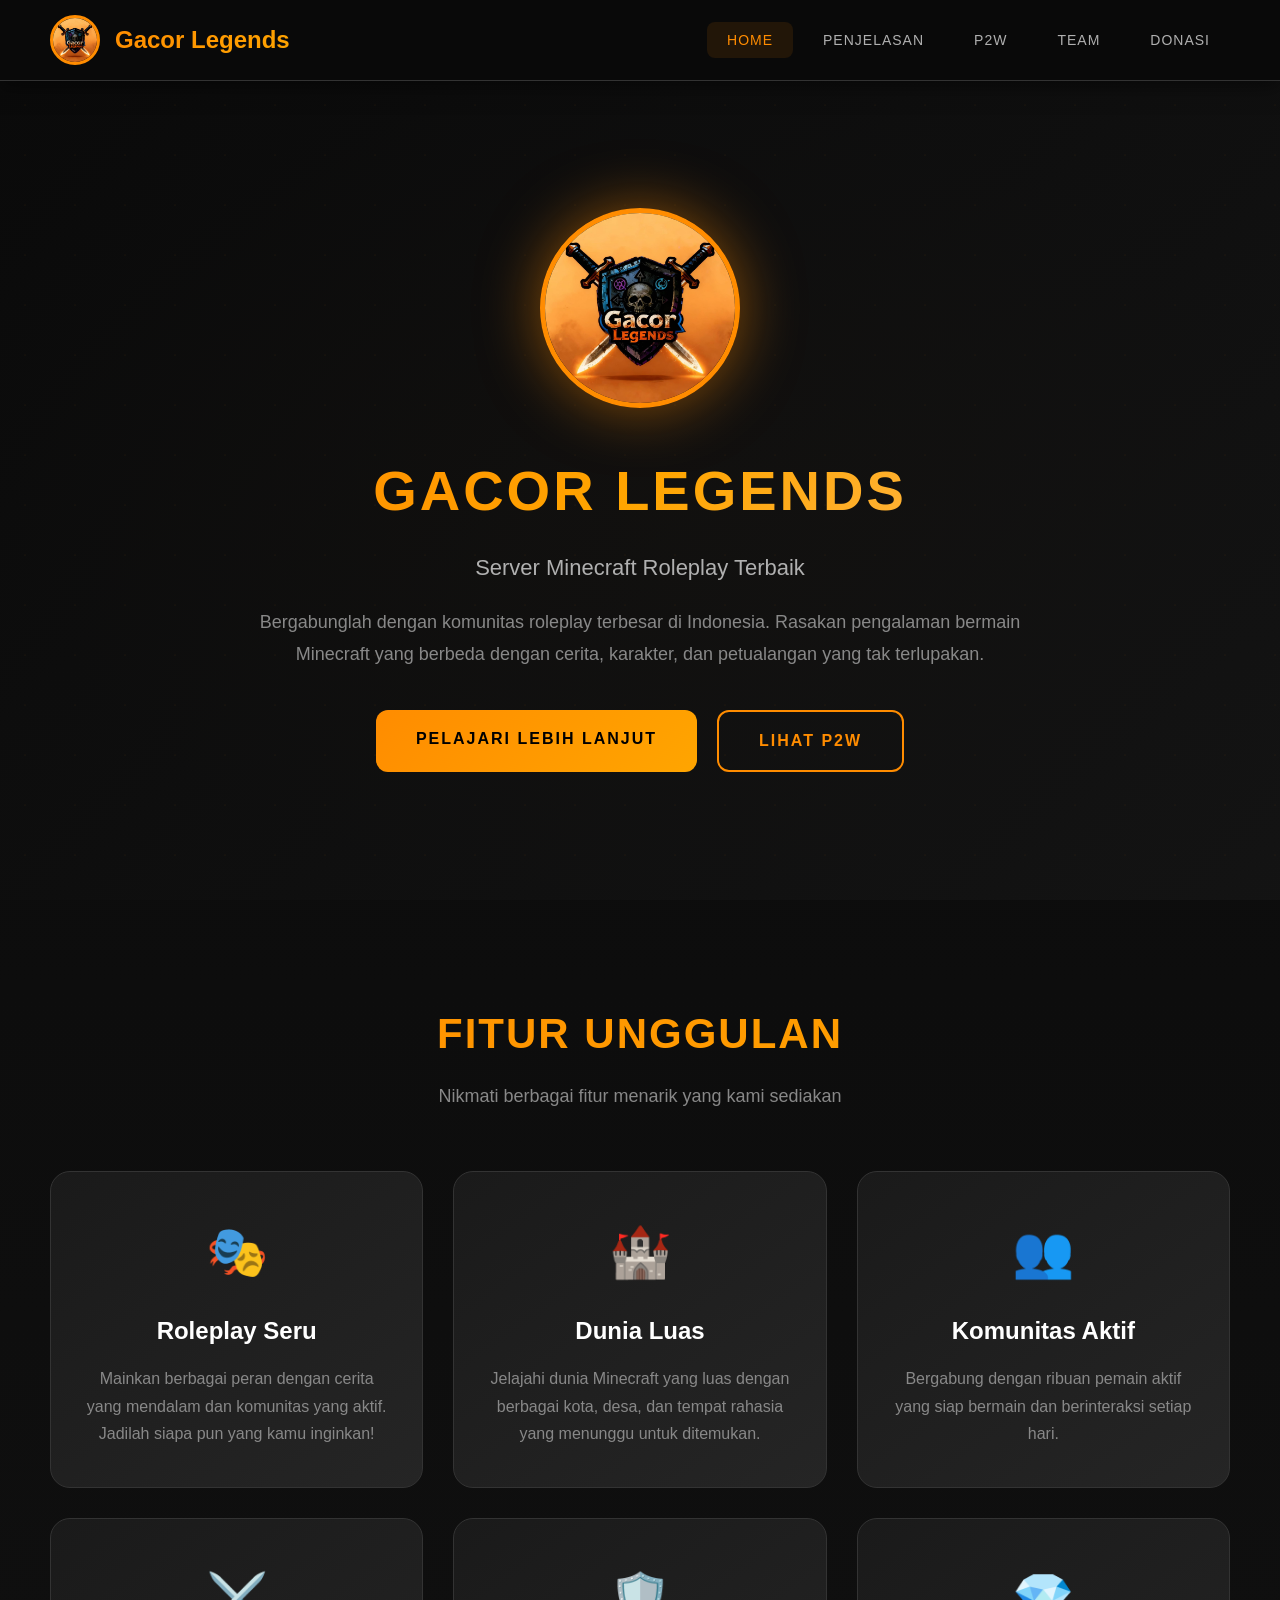
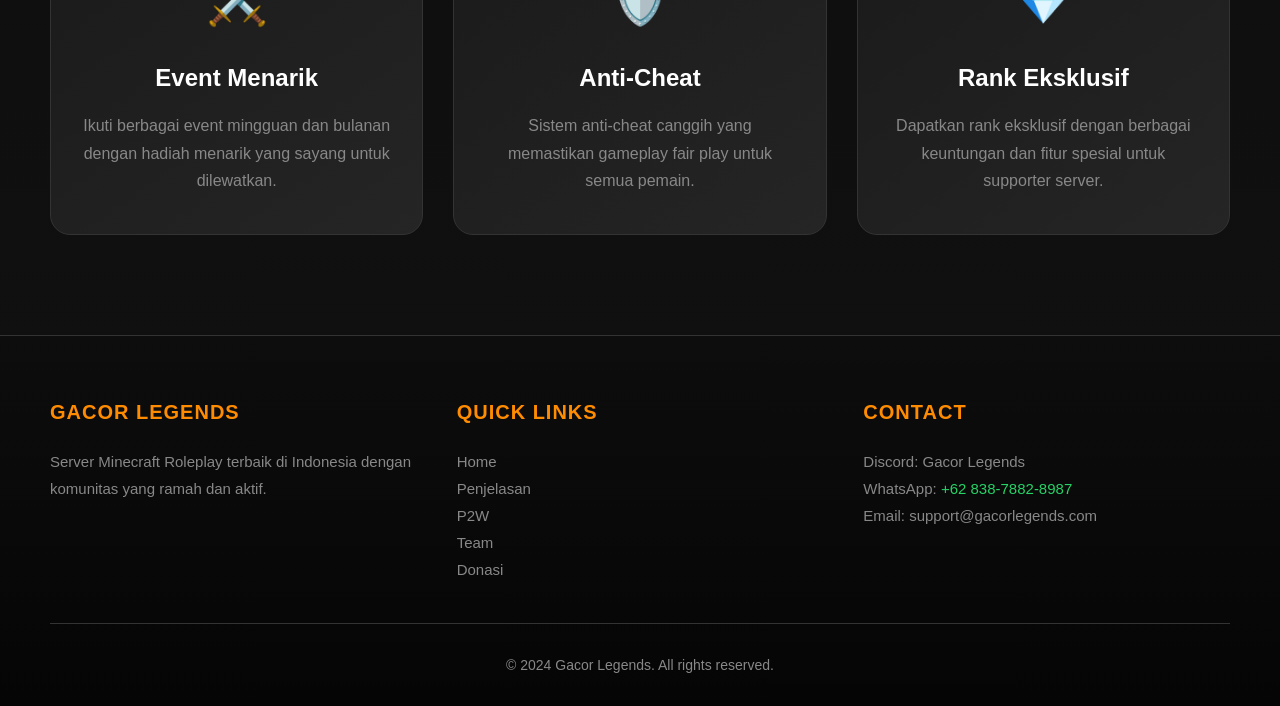
<file: index.html>
<!DOCTYPE html>
<html lang="id">
<head>
    <meta charset="UTF-8">
    <meta name="viewport" content="width=device-width, initial-scale=1.0">
    <title>Gacor Legends</title>
    <script>window.location.href = 'home.html';</script>
</head>
<body>
    <p>Mengalihkan... <a href="home.html">klik di sini</a></p>
</body>
</html>
</file>
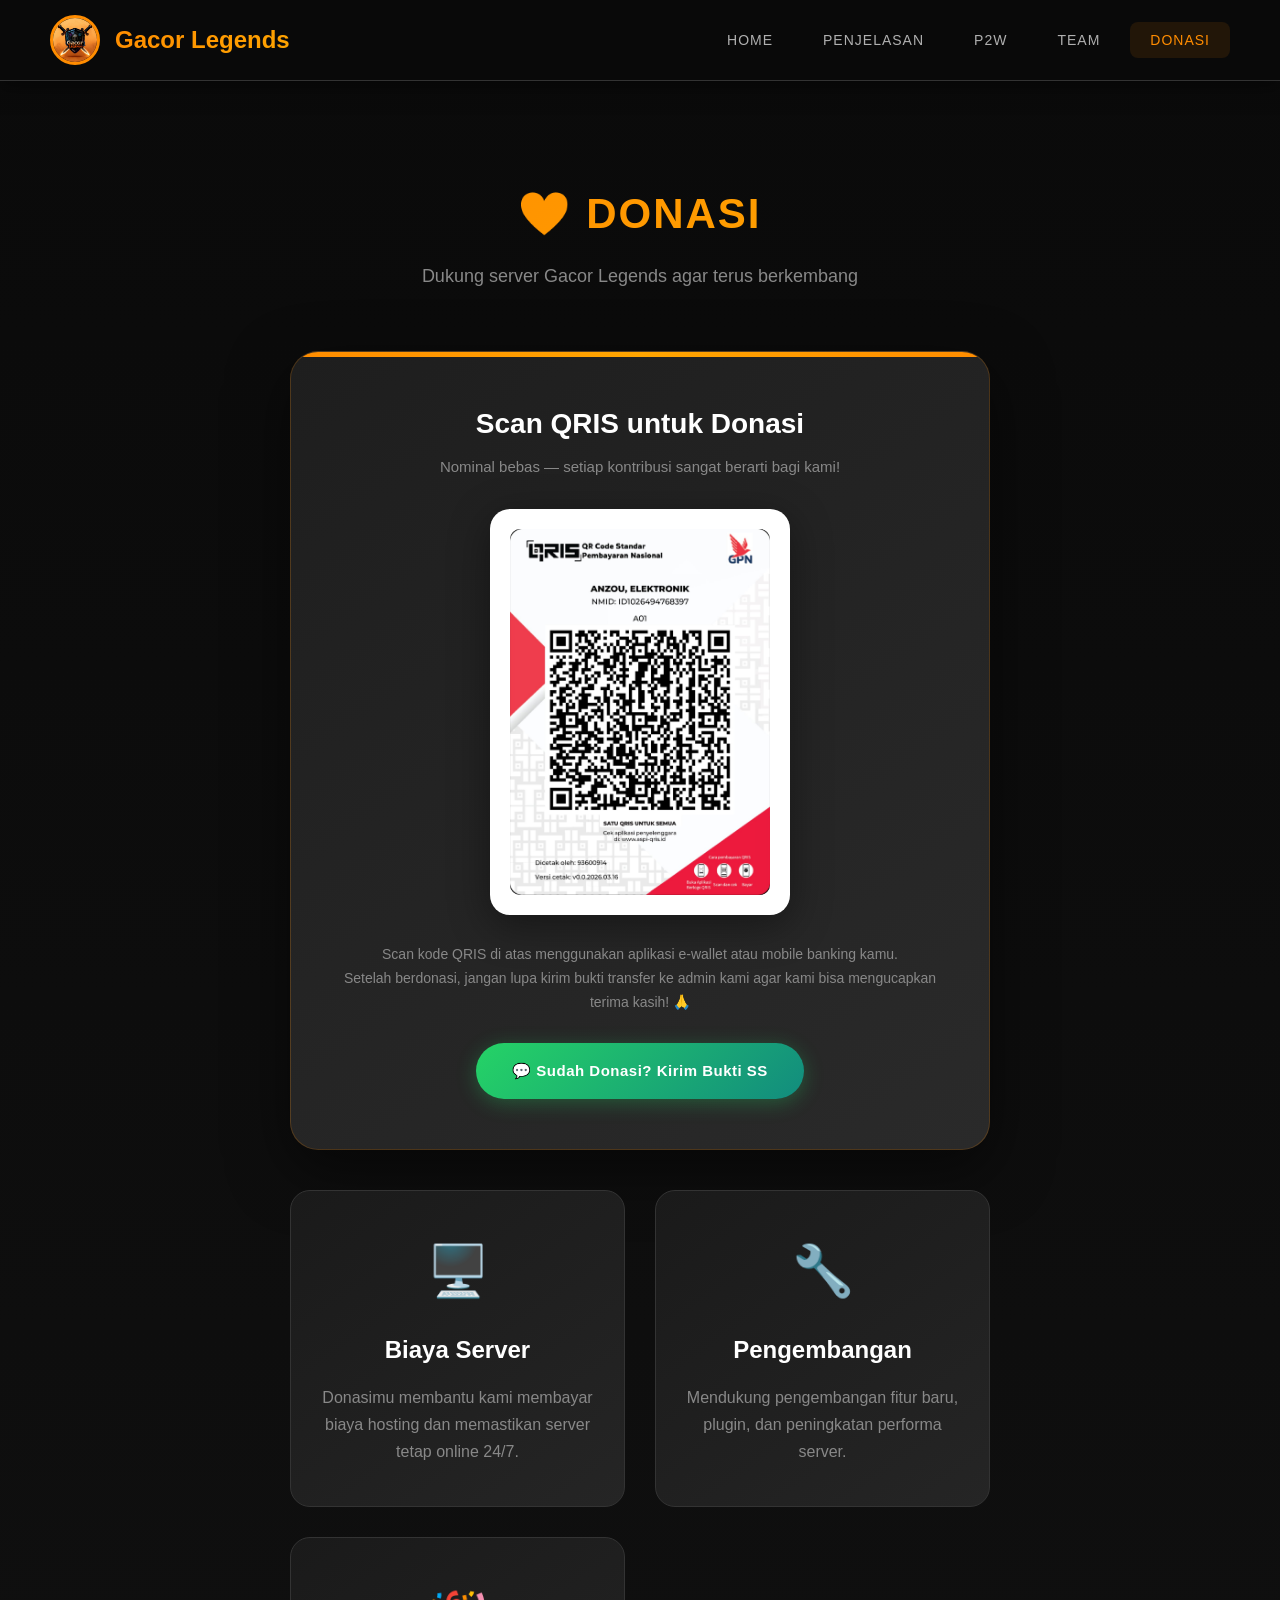
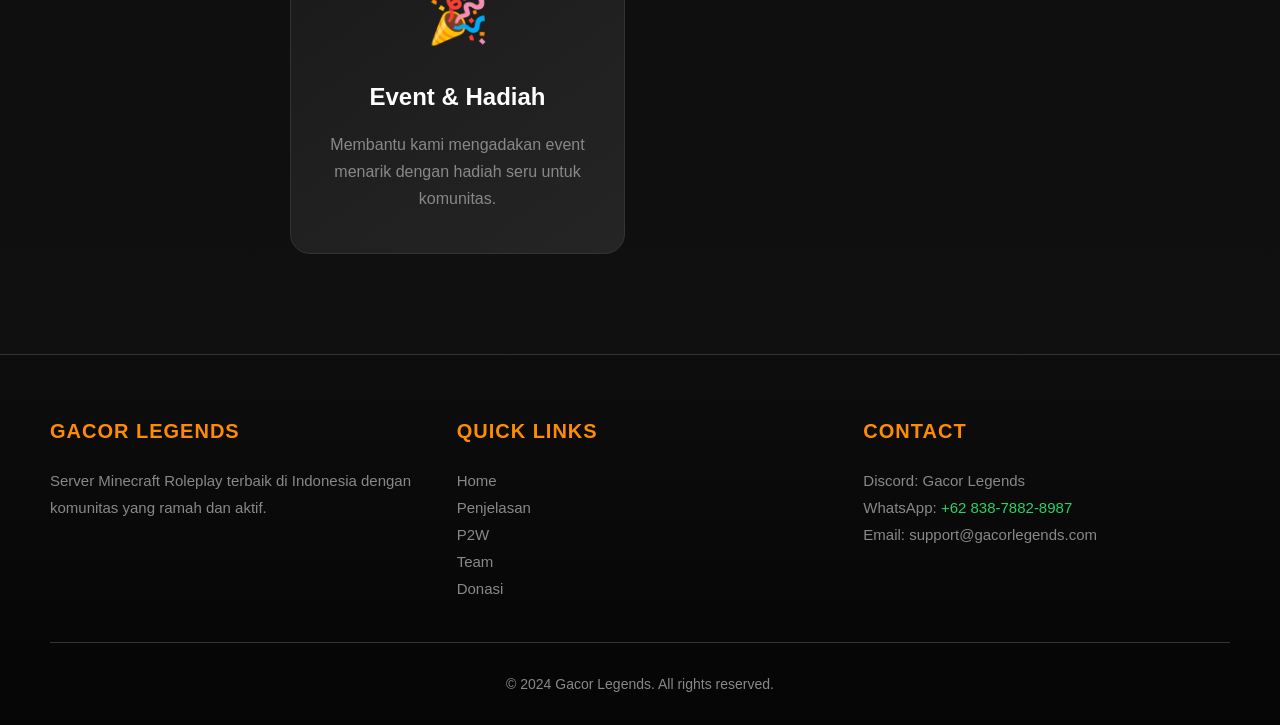
<file: donasi.html>
<!DOCTYPE html>
<html lang="id">
<head>
    <meta charset="UTF-8">
    <meta name="viewport" content="width=device-width, initial-scale=1.0">
    <title>Donasi - Gacor Legends</title>
    <link rel="stylesheet" href="style.css">
</head>
<body>
    <nav class="navbar">
        <div class="nav-container">
            <a href="home.html" class="nav-logo">
                <img src="server (2).jpeg" alt="Gacor Legends">
                <span>Gacor Legends</span>
            </a>
            <ul class="nav-links">
                <li><a href="home.html">Home</a></li>
                <li><a href="penjelasan.html">Penjelasan</a></li>
                <li><a href="p2w.html">P2W</a></li>
                <li><a href="team.html">Team</a></li>
                <li><a href="donasi.html" class="active">Donasi</a></li>
            </ul>
            <button class="hamburger" id="hamburger" aria-label="Toggle menu">
                <span></span><span></span><span></span>
            </button>
        </div>
    </nav>

    <div class="mobile-menu" id="mobileMenu">
        <a href="home.html">🏠 Home</a>
        <a href="penjelasan.html">📜 Penjelasan</a>
        <a href="p2w.html">💎 P2W</a>
        <a href="team.html">👥 Team</a>
        <a href="donasi.html" class="active">❤️ Donasi</a>
    </div>

    <main class="main-content">
        <section class="donasi-section">
            <div class="section-header">
                <h2>❤️ Donasi</h2>
                <p>Dukung server Gacor Legends agar terus berkembang</p>
            </div>

            <div class="donasi-card">
                <h3>Scan QRIS untuk Donasi</h3>
                <p class="sub">Nominal bebas — setiap kontribusi sangat berarti bagi kami!</p>

                <div class="qris-display-wrap">
                    <!-- Ganti src dengan path foto QRIS kamu -->
                    <img src="qris.png" alt="QRIS Donasi Gacor Legends">
                </div>

                <p class="donasi-note">
                    Scan kode QRIS di atas menggunakan aplikasi e-wallet atau mobile banking kamu.<br>
                    Setelah berdonasi, jangan lupa kirim bukti transfer ke admin kami agar kami bisa mengucapkan terima kasih! 🙏
                </p>

                <a href="https://wa.me/6283878828987?text=Halo%20admin%2C%20saya%20sudah%20berdonasi%20untuk%20Gacor%20Legends!%20Berikut%20bukti%20donasi%20saya." 
                   target="_blank" class="btn-donasi-kirim">
                    💬 Sudah Donasi? Kirim Bukti SS
                </a>
            </div>

            <div class="features-grid">
                <div class="feature-card">
                    <div class="feature-icon">🖥️</div>
                    <h3>Biaya Server</h3>
                    <p>Donasimu membantu kami membayar biaya hosting dan memastikan server tetap online 24/7.</p>
                </div>
                <div class="feature-card">
                    <div class="feature-icon">🔧</div>
                    <h3>Pengembangan</h3>
                    <p>Mendukung pengembangan fitur baru, plugin, dan peningkatan performa server.</p>
                </div>
                <div class="feature-card">
                    <div class="feature-icon">🎉</div>
                    <h3>Event & Hadiah</h3>
                    <p>Membantu kami mengadakan event menarik dengan hadiah seru untuk komunitas.</p>
                </div>
            </div>
        </section>
    </main>

    <footer class="footer">
        <div class="footer-content">
            <div class="footer-section">
                <h4>Gacor Legends</h4>
                <p>Server Minecraft Roleplay terbaik di Indonesia dengan komunitas yang ramah dan aktif.</p>
            </div>
            <div class="footer-section">
                <h4>Quick Links</h4>
                <p><a href="home.html">Home</a></p>
                <p><a href="penjelasan.html">Penjelasan</a></p>
                <p><a href="p2w.html">P2W</a></p>
                <p><a href="team.html">Team</a></p>
                <p><a href="donasi.html">Donasi</a></p>
            </div>
            <div class="footer-section">
                <h4>Contact</h4>
                <p>Discord: Gacor Legends</p>
                <p>WhatsApp: <a href="https://wa.me/6283878828987" target="_blank" style="color:#25D366;">+62 838-7882-8987</a></p>
                <p>Email: support@gacorlegends.com</p>
            </div>
        </div>
        <div class="footer-bottom">
            <p>&copy; 2024 Gacor Legends. All rights reserved.</p>
        </div>
    </footer>

    <script src="script.js"></script>
    <script>
        const hamburger = document.getElementById('hamburger');
        const mobileMenu = document.getElementById('mobileMenu');
        hamburger.addEventListener('click', function() {
            hamburger.classList.toggle('open');
            mobileMenu.classList.toggle('open');
        });
        mobileMenu.querySelectorAll('a').forEach(link => {
            link.addEventListener('click', () => {
                hamburger.classList.remove('open');
                mobileMenu.classList.remove('open');
            });
        });
        document.addEventListener('click', function(e) {
            if (!hamburger.contains(e.target) && !mobileMenu.contains(e.target)) {
                hamburger.classList.remove('open');
                mobileMenu.classList.remove('open');
            }
        });
    </script>
</body>
</html>
</file>
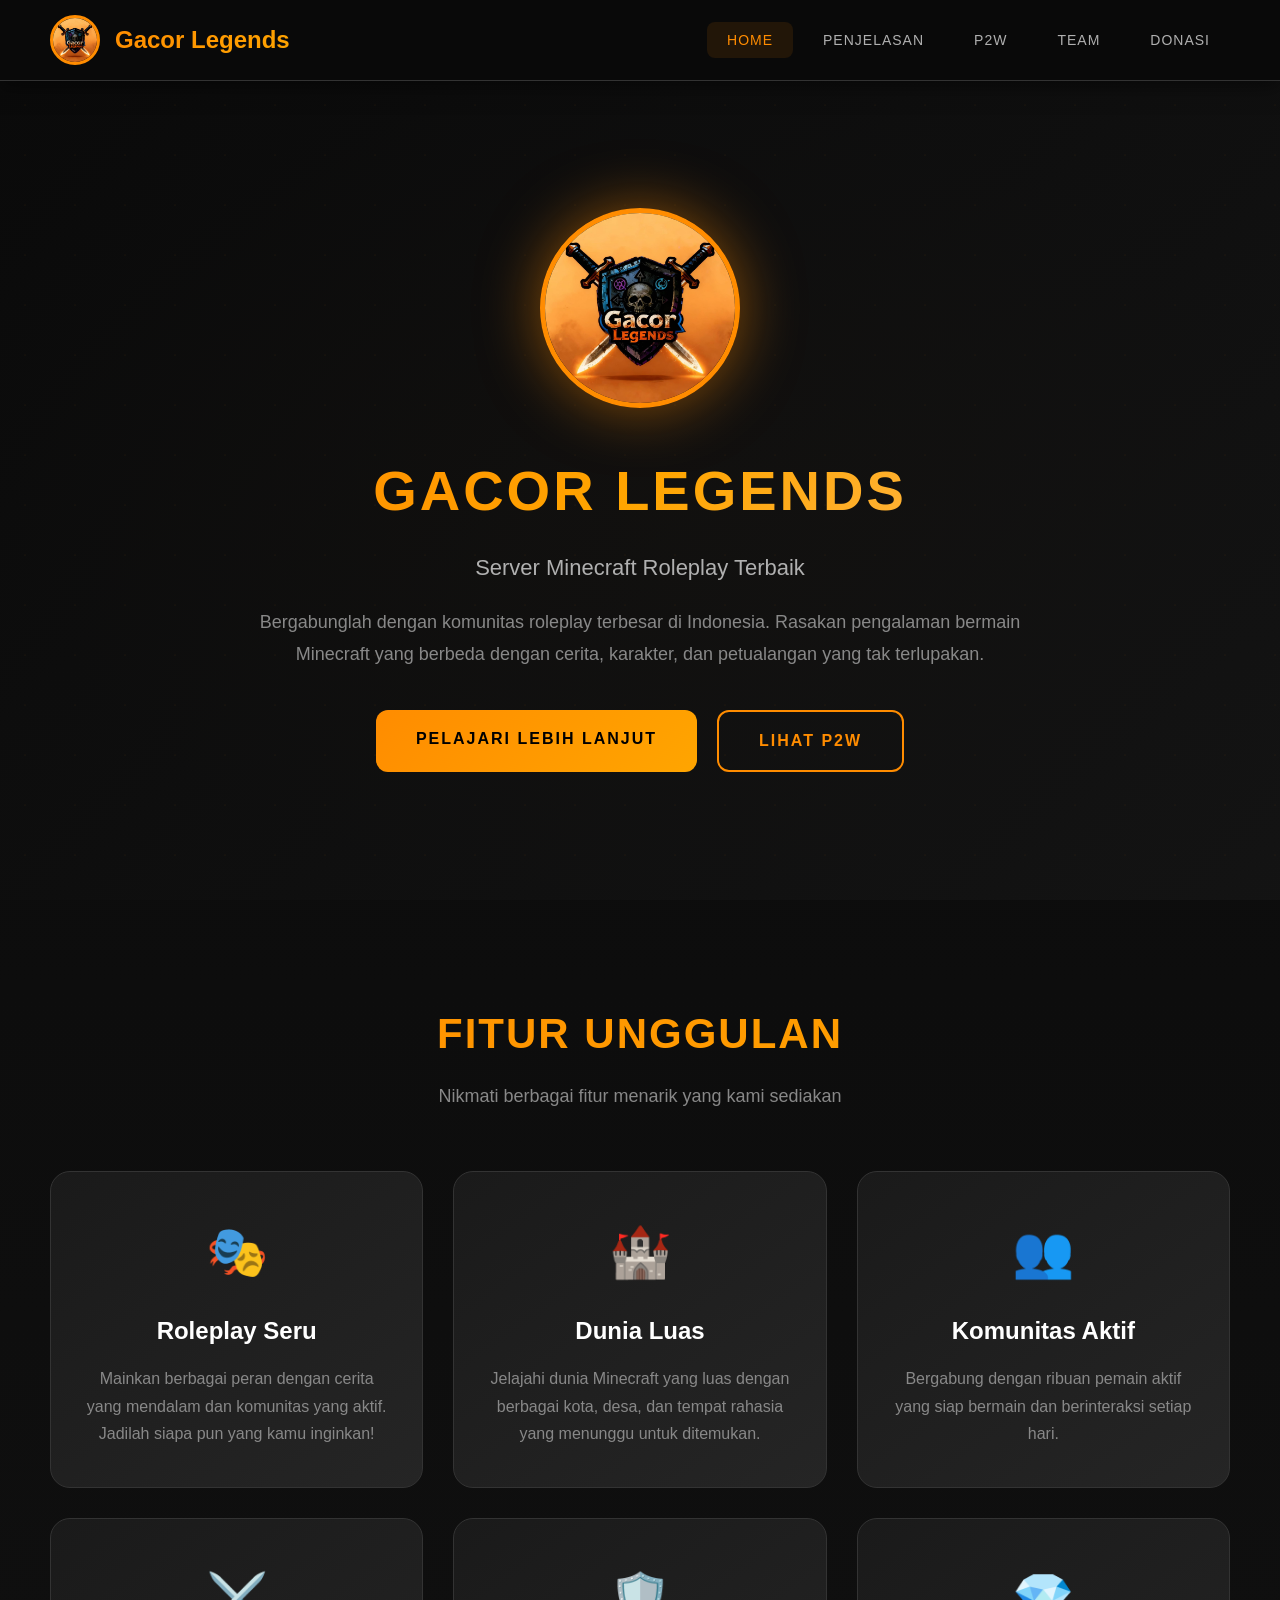
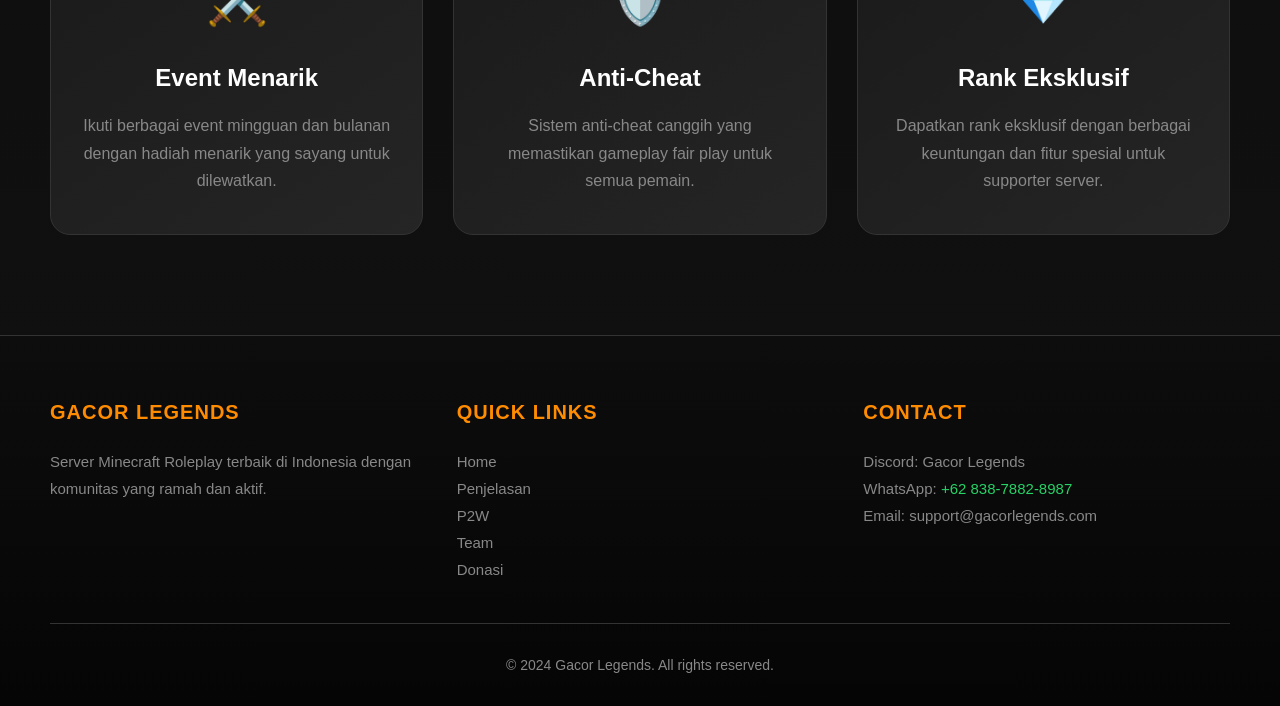
<file: home.html>
<!DOCTYPE html>
<html lang="id">
<head>
    <meta charset="UTF-8">
    <meta name="viewport" content="width=device-width, initial-scale=1.0">
    <title>Home - Gacor Legends</title>
    <link rel="stylesheet" href="style.css">
</head>
<body>
    <nav class="navbar">
        <div class="nav-container">
            <a href="home.html" class="nav-logo">
                <img src="server (2).jpeg" alt="Gacor Legends">
                <span>Gacor Legends</span>
            </a>
            <ul class="nav-links">
                <li><a href="home.html" class="active">Home</a></li>
                <li><a href="penjelasan.html">Penjelasan</a></li>
                <li><a href="p2w.html">P2W</a></li>
                <li><a href="team.html">Team</a></li>
                <li><a href="donasi.html">Donasi</a></li>
            </ul>
            <button class="hamburger" id="hamburger" aria-label="Toggle menu">
                <span></span><span></span><span></span>
            </button>
        </div>
    </nav>

    <div class="mobile-menu" id="mobileMenu">
        <a href="home.html" class="active">🏠 Home</a>
        <a href="penjelasan.html">📜 Penjelasan</a>
        <a href="p2w.html">💎 P2W</a>
        <a href="team.html">👥 Team</a>
        <a href="donasi.html">❤️ Donasi</a>
    </div>

    <main class="main-content">
        <section class="hero">
            <div class="hero-content">
                <img src="server (2).jpeg" alt="Gacor Legends Logo" class="hero-logo">
                <h1>Gacor Legends</h1>
                <p class="tagline">Server Minecraft Roleplay Terbaik</p>
                <p class="description">
                    Bergabunglah dengan komunitas roleplay terbesar di Indonesia. 
                    Rasakan pengalaman bermain Minecraft yang berbeda dengan cerita, 
                    karakter, dan petualangan yang tak terlupakan.
                </p>
                <div class="hero-buttons">
                    <a href="penjelasan.html" class="btn-primary">Pelajari Lebih Lanjut</a>
                    <a href="p2w.html" class="btn-secondary">Lihat P2W</a>
                </div>
            </div>
        </section>

        <section class="section">
            <div class="section-header">
                <h2>Fitur Unggulan</h2>
                <p>Nikmati berbagai fitur menarik yang kami sediakan</p>
            </div>
            <div class="features-grid">
                <div class="feature-card">
                    <div class="feature-icon">🎭</div>
                    <h3>Roleplay Seru</h3>
                    <p>Mainkan berbagai peran dengan cerita yang mendalam dan komunitas yang aktif. Jadilah siapa pun yang kamu inginkan!</p>
                </div>
                <div class="feature-card">
                    <div class="feature-icon">🏰</div>
                    <h3>Dunia Luas</h3>
                    <p>Jelajahi dunia Minecraft yang luas dengan berbagai kota, desa, dan tempat rahasia yang menunggu untuk ditemukan.</p>
                </div>
                <div class="feature-card">
                    <div class="feature-icon">👥</div>
                    <h3>Komunitas Aktif</h3>
                    <p>Bergabung dengan ribuan pemain aktif yang siap bermain dan berinteraksi setiap hari.</p>
                </div>
                <div class="feature-card">
                    <div class="feature-icon">⚔️</div>
                    <h3>Event Menarik</h3>
                    <p>Ikuti berbagai event mingguan dan bulanan dengan hadiah menarik yang sayang untuk dilewatkan.</p>
                </div>
                <div class="feature-card">
                    <div class="feature-icon">🛡️</div>
                    <h3>Anti-Cheat</h3>
                    <p>Sistem anti-cheat canggih yang memastikan gameplay fair play untuk semua pemain.</p>
                </div>
                <div class="feature-card">
                    <div class="feature-icon">💎</div>
                    <h3>Rank Eksklusif</h3>
                    <p>Dapatkan rank eksklusif dengan berbagai keuntungan dan fitur spesial untuk supporter server.</p>
                </div>
            </div>
        </section>
    </main>

    <footer class="footer">
        <div class="footer-content">
            <div class="footer-section">
                <h4>Gacor Legends</h4>
                <p>Server Minecraft Roleplay terbaik di Indonesia dengan komunitas yang ramah dan aktif.</p>
            </div>
            <div class="footer-section">
                <h4>Quick Links</h4>
                <p><a href="home.html">Home</a></p>
                <p><a href="penjelasan.html">Penjelasan</a></p>
                <p><a href="p2w.html">P2W</a></p>
                <p><a href="team.html">Team</a></p>
                <p><a href="donasi.html">Donasi</a></p>
            </div>
            <div class="footer-section">
                <h4>Contact</h4>
                <p>Discord: Gacor Legends</p>
                <p>WhatsApp: <a href="https://wa.me/6283878828987" target="_blank" style="color:#25D366;">+62 838-7882-8987</a></p>
                <p>Email: support@gacorlegends.com</p>
            </div>
        </div>
        <div class="footer-bottom">
            <p>&copy; 2024 Gacor Legends. All rights reserved.</p>
        </div>
    </footer>

    <script src="script.js"></script>
    <script>
        const hamburger = document.getElementById('hamburger');
        const mobileMenu = document.getElementById('mobileMenu');
        hamburger.addEventListener('click', function() {
            hamburger.classList.toggle('open');
            mobileMenu.classList.toggle('open');
        });
        mobileMenu.querySelectorAll('a').forEach(link => {
            link.addEventListener('click', () => {
                hamburger.classList.remove('open');
                mobileMenu.classList.remove('open');
            });
        });
        document.addEventListener('click', function(e) {
            if (!hamburger.contains(e.target) && !mobileMenu.contains(e.target)) {
                hamburger.classList.remove('open');
                mobileMenu.classList.remove('open');
            }
        });
    </script>
</body>
</html>
</file>
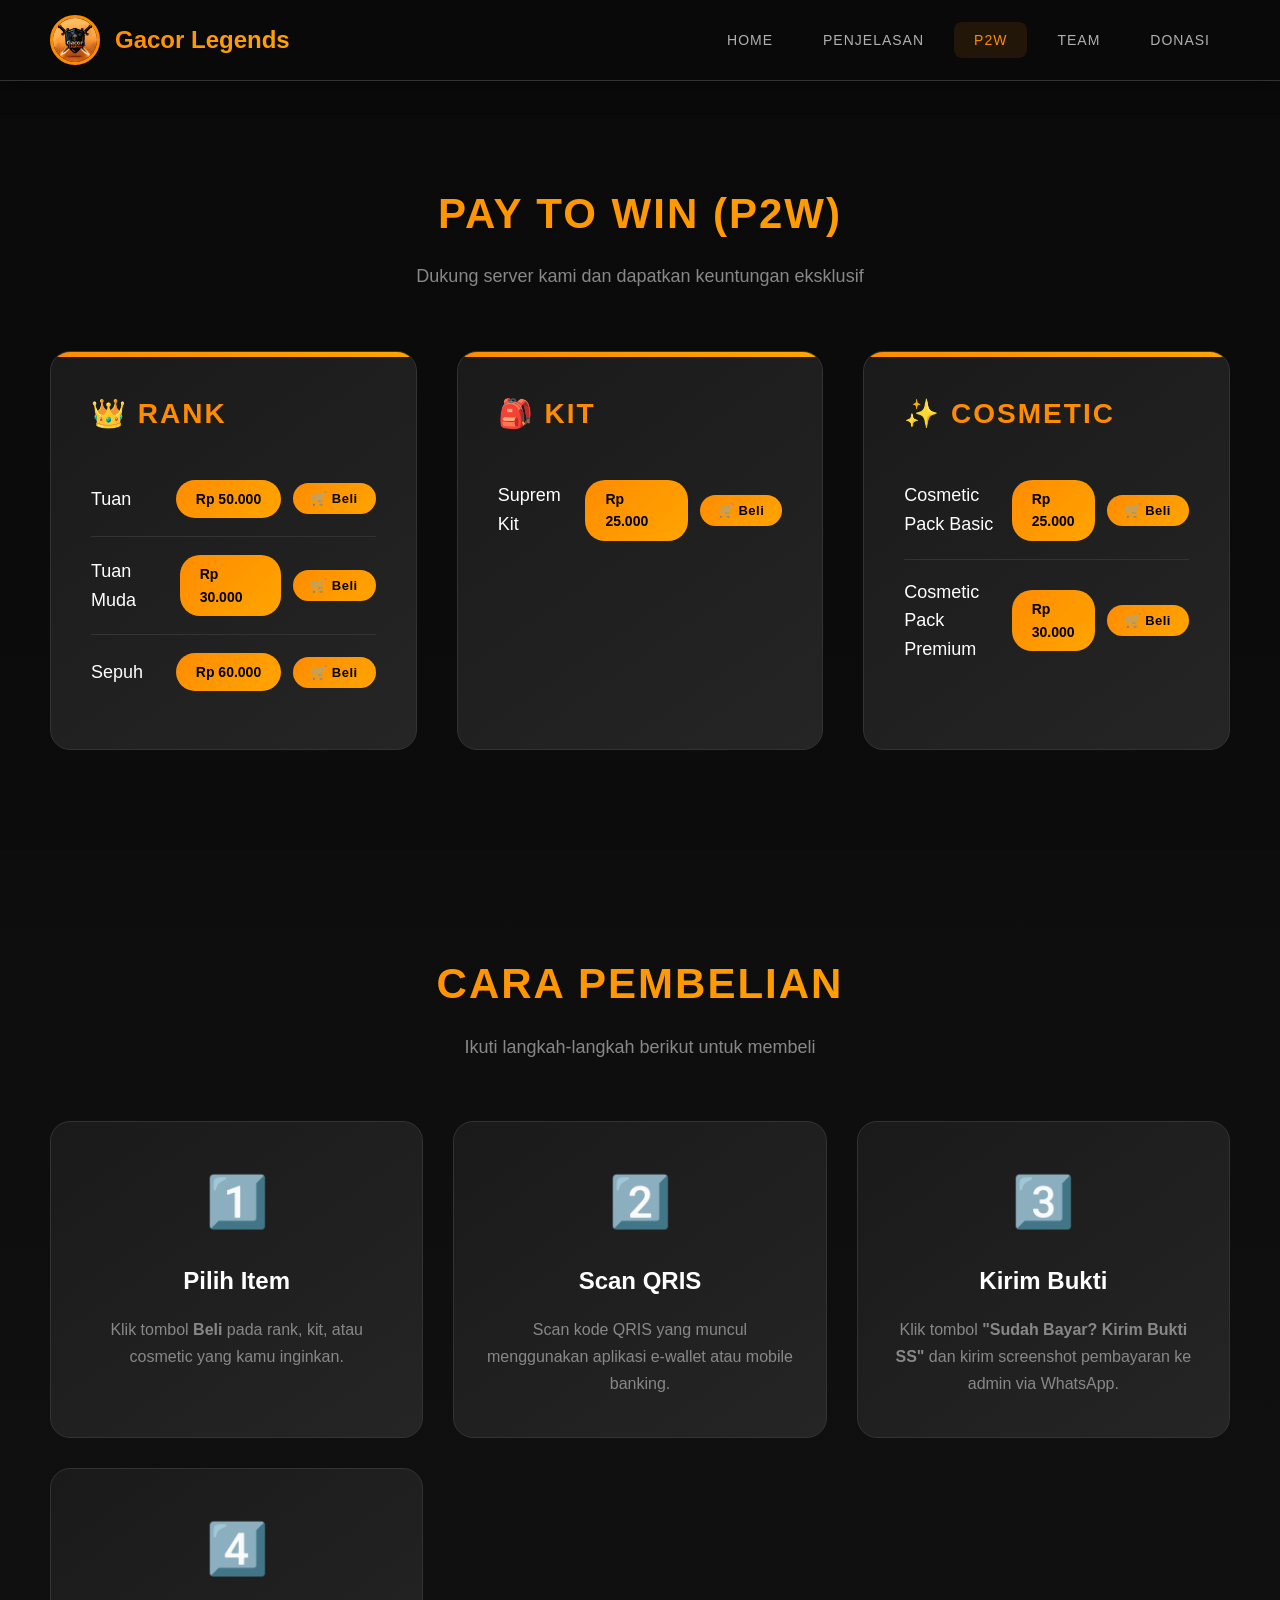
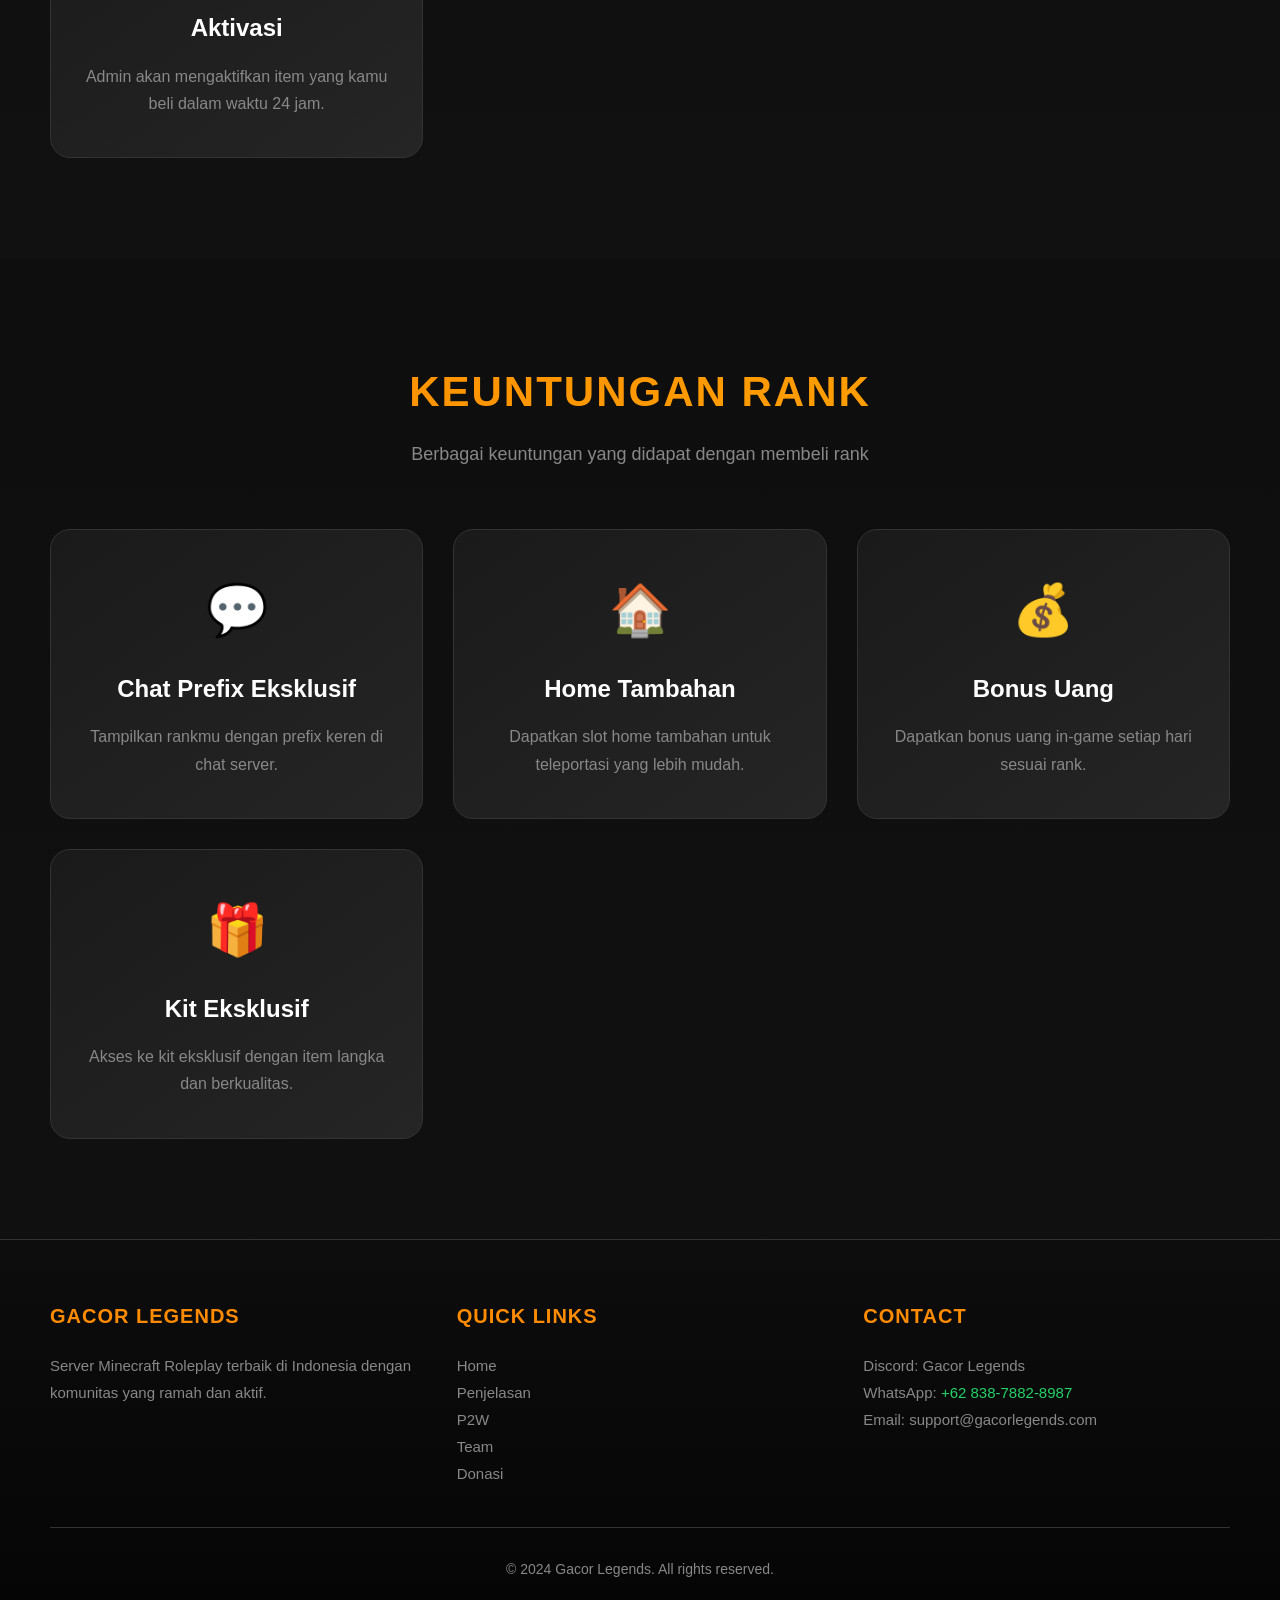
<file: p2w.html>
<!DOCTYPE html>
<html lang="id">
<head>
    <meta charset="UTF-8">
    <meta name="viewport" content="width=device-width, initial-scale=1.0">
    <title>P2W - Gacor Legends</title>
    <link rel="stylesheet" href="style.css">
</head>
<body>
    <!-- QRIS Modal -->
    <div class="qris-modal-overlay" id="qrisModal">
        <div class="qris-modal">
            <button class="qris-modal-close" onclick="closeQrisModal()">✕</button>
            <h3>Pembayaran QRIS</h3>
            <div class="item-label" id="modalItemLabel">Rank Tuan</div>
            <div class="qris-img-wrap">
                <!-- Ganti src dengan path foto QRIS kamu -->
                <img src="qris.png" alt="QRIS Gacor Legends" id="modalQrisImg">
            </div>
            <div class="qris-price-tag" id="modalPrice">Rp 50.000</div>
            <p class="qris-instruction">
                Scan QRIS di atas menggunakan aplikasi e-wallet atau mobile banking kamu.<br>
                Setelah membayar, kirim bukti screenshot ke admin.
            </p>
            <a href="#" class="btn-kirim-bukti" id="modalWaBtn" target="_blank">
                💬 Sudah Bayar? Kirim Bukti SS
            </a>
        </div>
    </div>

    <nav class="navbar">
        <div class="nav-container">
            <a href="home.html" class="nav-logo">
                <img src="server (2).jpeg" alt="Gacor Legends">
                <span>Gacor Legends</span>
            </a>
            <ul class="nav-links">
                <li><a href="home.html">Home</a></li>
                <li><a href="penjelasan.html">Penjelasan</a></li>
                <li><a href="p2w.html" class="active">P2W</a></li>
                <li><a href="team.html">Team</a></li>
                <li><a href="donasi.html">Donasi</a></li>
            </ul>
            <button class="hamburger" id="hamburger" aria-label="Toggle menu">
                <span></span><span></span><span></span>
            </button>
        </div>
    </nav>

    <div class="mobile-menu" id="mobileMenu">
        <a href="home.html">🏠 Home</a>
        <a href="penjelasan.html">📜 Penjelasan</a>
        <a href="p2w.html" class="active">💎 P2W</a>
        <a href="team.html">👥 Team</a>
        <a href="donasi.html">❤️ Donasi</a>
    </div>

    <main class="main-content">
        <section class="section">
            <div class="section-header">
                <h2>Pay to Win (P2W)</h2>
                <p>Dukung server kami dan dapatkan keuntungan eksklusif</p>
            </div>
            
            <div class="p2w-container">
                <!-- Rank -->
                <div class="p2w-category">
                    <h3>👑 Rank</h3>
                    <ul class="p2w-list">
                        <li>
                            <span class="p2w-item-name">Tuan</span>
                            <div class="p2w-item-right">
                                <span class="p2w-item-price">Rp 50.000</span>
                                <button class="btn-buy" onclick="openQrisModal('Rank Tuan','Rp 50.000','Rank%20Tuan%20seharga%20Rp%2050.000')">🛒 Beli</button>
                            </div>
                        </li>
                        <li>
                            <span class="p2w-item-name">Tuan Muda</span>
                            <div class="p2w-item-right">
                                <span class="p2w-item-price">Rp 30.000</span>
                                <button class="btn-buy" onclick="openQrisModal('Rank Tuan Muda','Rp 30.000','Rank%20Tuan%20Muda%20seharga%20Rp%2030.000')">🛒 Beli</button>
                            </div>
                        </li>
                        <li>
                            <span class="p2w-item-name">Sepuh</span>
                            <div class="p2w-item-right">
                                <span class="p2w-item-price">Rp 60.000</span>
                                <button class="btn-buy" onclick="openQrisModal('Rank Sepuh','Rp 60.000','Rank%20Sepuh%20seharga%20Rp%2060.000')">🛒 Beli</button>
                            </div>
                        </li>
                    </ul>
                </div>

                <!-- Kit -->
                <div class="p2w-category">
                    <h3>🎒 Kit</h3>
                    <ul class="p2w-list">
                        <li>
                            <span class="p2w-item-name">Suprem Kit</span>
                            <div class="p2w-item-right">
                                <span class="p2w-item-price">Rp 25.000</span>
                                <button class="btn-buy" onclick="openQrisModal('Suprem Kit','Rp 25.000','Suprem%20Kit%20seharga%20Rp%2025.000')">🛒 Beli</button>
                            </div>
                        </li>
                    </ul>
                </div>

                <!-- Cosmetic -->
                <div class="p2w-category">
                    <h3>✨ Cosmetic</h3>
                    <ul class="p2w-list">
                        <li>
                            <span class="p2w-item-name">Cosmetic Pack Basic</span>
                            <div class="p2w-item-right">
                                <span class="p2w-item-price">Rp 25.000</span>
                                <button class="btn-buy" onclick="openQrisModal('Cosmetic Pack Basic','Rp 25.000','Cosmetic%20Pack%20Basic%20seharga%20Rp%2025.000')">🛒 Beli</button>
                            </div>
                        </li>
                        <li>
                            <span class="p2w-item-name">Cosmetic Pack Premium</span>
                            <div class="p2w-item-right">
                                <span class="p2w-item-price">Rp 30.000</span>
                                <button class="btn-buy" onclick="openQrisModal('Cosmetic Pack Premium','Rp 30.000','Cosmetic%20Pack%20Premium%20seharga%20Rp%2030.000')">🛒 Beli</button>
                            </div>
                        </li>
                    </ul>
                </div>
            </div>
        </section>

        <section class="section" style="background: linear-gradient(180deg, #0d0d0d, #111);">
            <div class="section-header">
                <h2>Cara Pembelian</h2>
                <p>Ikuti langkah-langkah berikut untuk membeli</p>
            </div>
            <div class="features-grid">
                <div class="feature-card">
                    <div class="feature-icon">1️⃣</div>
                    <h3>Pilih Item</h3>
                    <p>Klik tombol <strong>Beli</strong> pada rank, kit, atau cosmetic yang kamu inginkan.</p>
                </div>
                <div class="feature-card">
                    <div class="feature-icon">2️⃣</div>
                    <h3>Scan QRIS</h3>
                    <p>Scan kode QRIS yang muncul menggunakan aplikasi e-wallet atau mobile banking.</p>
                </div>
                <div class="feature-card">
                    <div class="feature-icon">3️⃣</div>
                    <h3>Kirim Bukti</h3>
                    <p>Klik tombol <strong>"Sudah Bayar? Kirim Bukti SS"</strong> dan kirim screenshot pembayaran ke admin via WhatsApp.</p>
                </div>
                <div class="feature-card">
                    <div class="feature-icon">4️⃣</div>
                    <h3>Aktivasi</h3>
                    <p>Admin akan mengaktifkan item yang kamu beli dalam waktu 24 jam.</p>
                </div>
            </div>
        </section>

        <section class="section">
            <div class="section-header">
                <h2>Keuntungan Rank</h2>
                <p>Berbagai keuntungan yang didapat dengan membeli rank</p>
            </div>
            <div class="features-grid">
                <div class="feature-card">
                    <div class="feature-icon">💬</div>
                    <h3>Chat Prefix Eksklusif</h3>
                    <p>Tampilkan rankmu dengan prefix keren di chat server.</p>
                </div>
                <div class="feature-card">
                    <div class="feature-icon">🏠</div>
                    <h3>Home Tambahan</h3>
                    <p>Dapatkan slot home tambahan untuk teleportasi yang lebih mudah.</p>
                </div>
                <div class="feature-card">
                    <div class="feature-icon">💰</div>
                    <h3>Bonus Uang</h3>
                    <p>Dapatkan bonus uang in-game setiap hari sesuai rank.</p>
                </div>
                <div class="feature-card">
                    <div class="feature-icon">🎁</div>
                    <h3>Kit Eksklusif</h3>
                    <p>Akses ke kit eksklusif dengan item langka dan berkualitas.</p>
                </div>
            </div>
        </section>
    </main>

    <footer class="footer">
        <div class="footer-content">
            <div class="footer-section">
                <h4>Gacor Legends</h4>
                <p>Server Minecraft Roleplay terbaik di Indonesia dengan komunitas yang ramah dan aktif.</p>
            </div>
            <div class="footer-section">
                <h4>Quick Links</h4>
                <p><a href="home.html">Home</a></p>
                <p><a href="penjelasan.html">Penjelasan</a></p>
                <p><a href="p2w.html">P2W</a></p>
                <p><a href="team.html">Team</a></p>
                <p><a href="donasi.html">Donasi</a></p>
            </div>
            <div class="footer-section">
                <h4>Contact</h4>
                <p>Discord: Gacor Legends</p>
                <p>WhatsApp: <a href="https://wa.me/6283878828987" target="_blank" style="color:#25D366;">+62 838-7882-8987</a></p>
                <p>Email: support@gacorlegends.com</p>
            </div>
        </div>
        <div class="footer-bottom">
            <p>&copy; 2024 Gacor Legends. All rights reserved.</p>
        </div>
    </footer>

    <script src="script.js"></script>
    <script>
        const WA_NUMBER = '6283878828987';

        function openQrisModal(itemName, price, itemEncoded) {
            document.getElementById('modalItemLabel').textContent = itemName;
            document.getElementById('modalPrice').textContent = price;
            const waMsg = `Halo%20admin%2C%20saya%20sudah%20membayar%20${itemEncoded}%20di%20Gacor%20Legends!%20Berikut%20bukti%20pembayaran%20saya.`;
            document.getElementById('modalWaBtn').href = `https://wa.me/${WA_NUMBER}?text=${waMsg}`;
            document.getElementById('qrisModal').classList.add('active');
            document.body.style.overflow = 'hidden';
        }

        function closeQrisModal() {
            document.getElementById('qrisModal').classList.remove('active');
            document.body.style.overflow = '';
        }

        document.getElementById('qrisModal').addEventListener('click', function(e) {
            if (e.target === this) closeQrisModal();
        });

        document.addEventListener('keydown', function(e) {
            if (e.key === 'Escape') closeQrisModal();
        });

        // Hamburger
        const hamburger = document.getElementById('hamburger');
        const mobileMenu = document.getElementById('mobileMenu');
        hamburger.addEventListener('click', function() {
            hamburger.classList.toggle('open');
            mobileMenu.classList.toggle('open');
        });
        mobileMenu.querySelectorAll('a').forEach(link => {
            link.addEventListener('click', () => {
                hamburger.classList.remove('open');
                mobileMenu.classList.remove('open');
            });
        });
        document.addEventListener('click', function(e) {
            if (!hamburger.contains(e.target) && !mobileMenu.contains(e.target)) {
                hamburger.classList.remove('open');
                mobileMenu.classList.remove('open');
            }
        });
    </script>
</body>
</html>
</file>
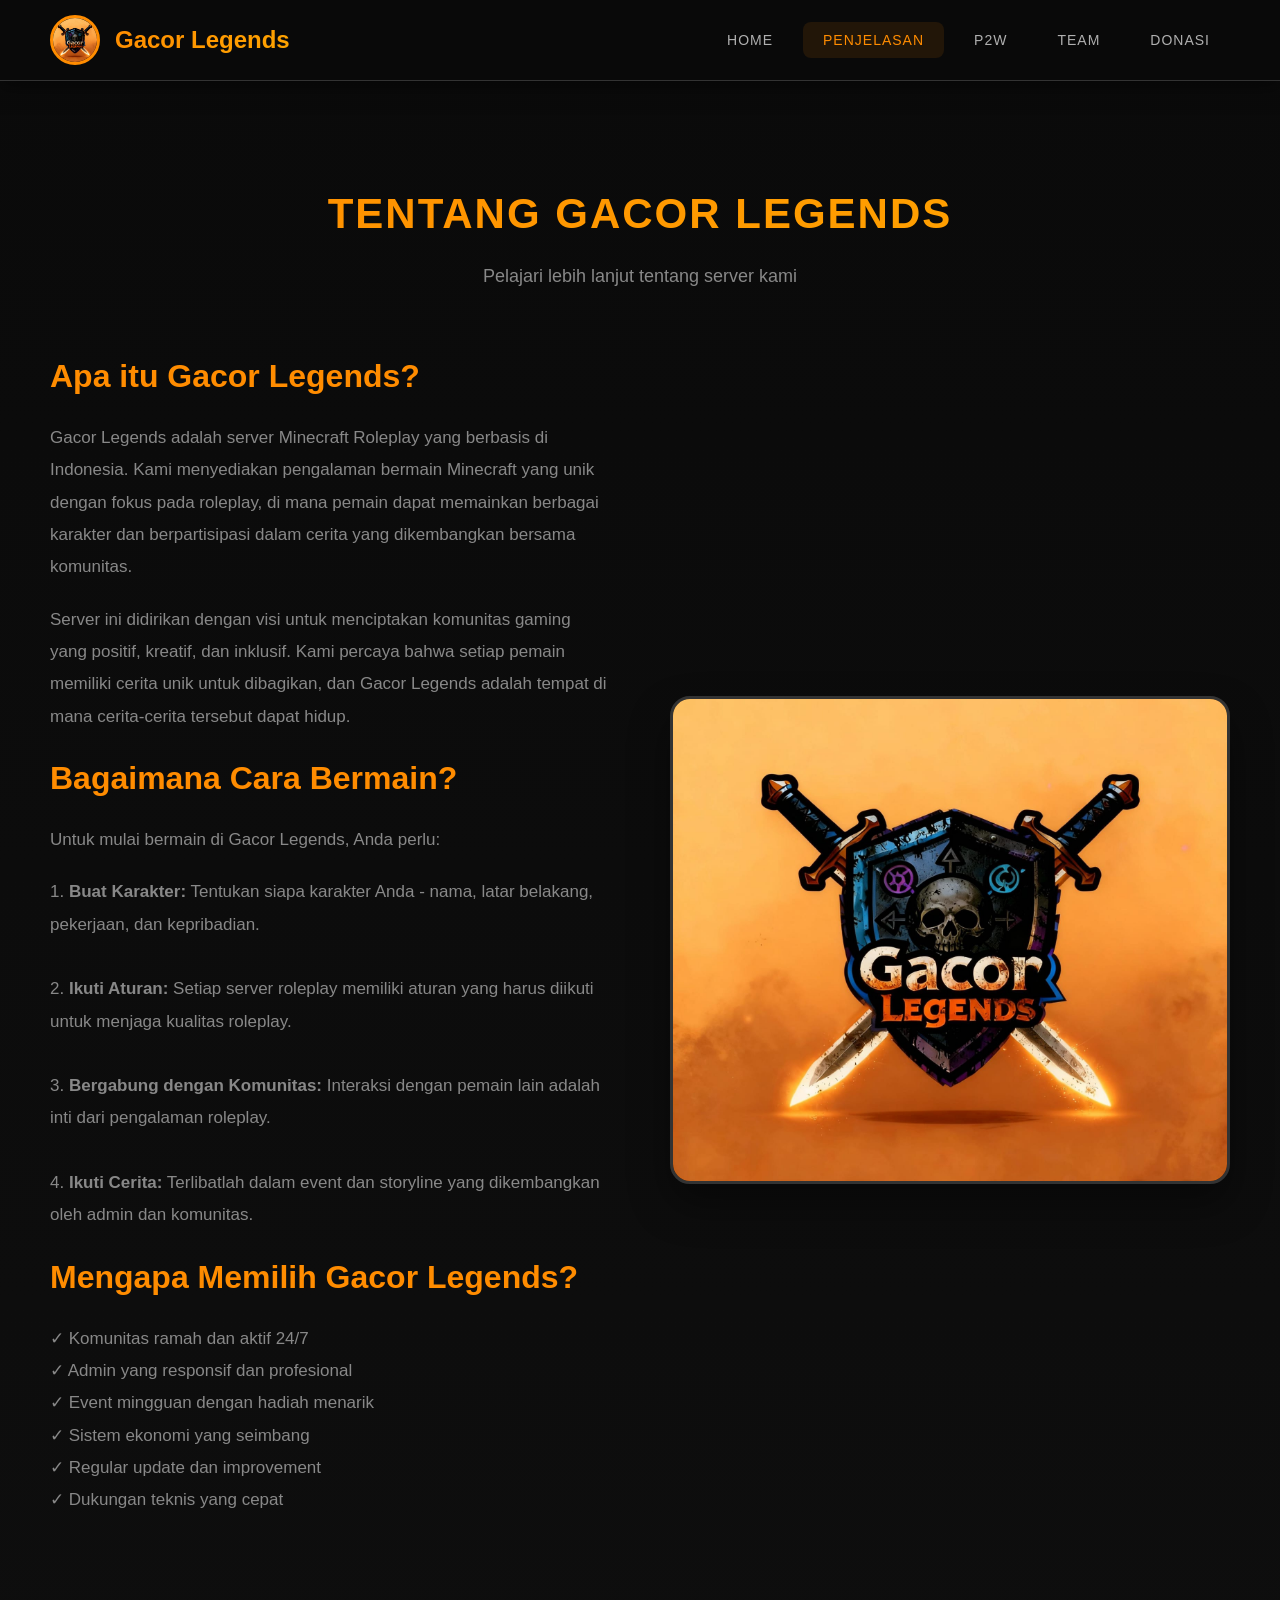
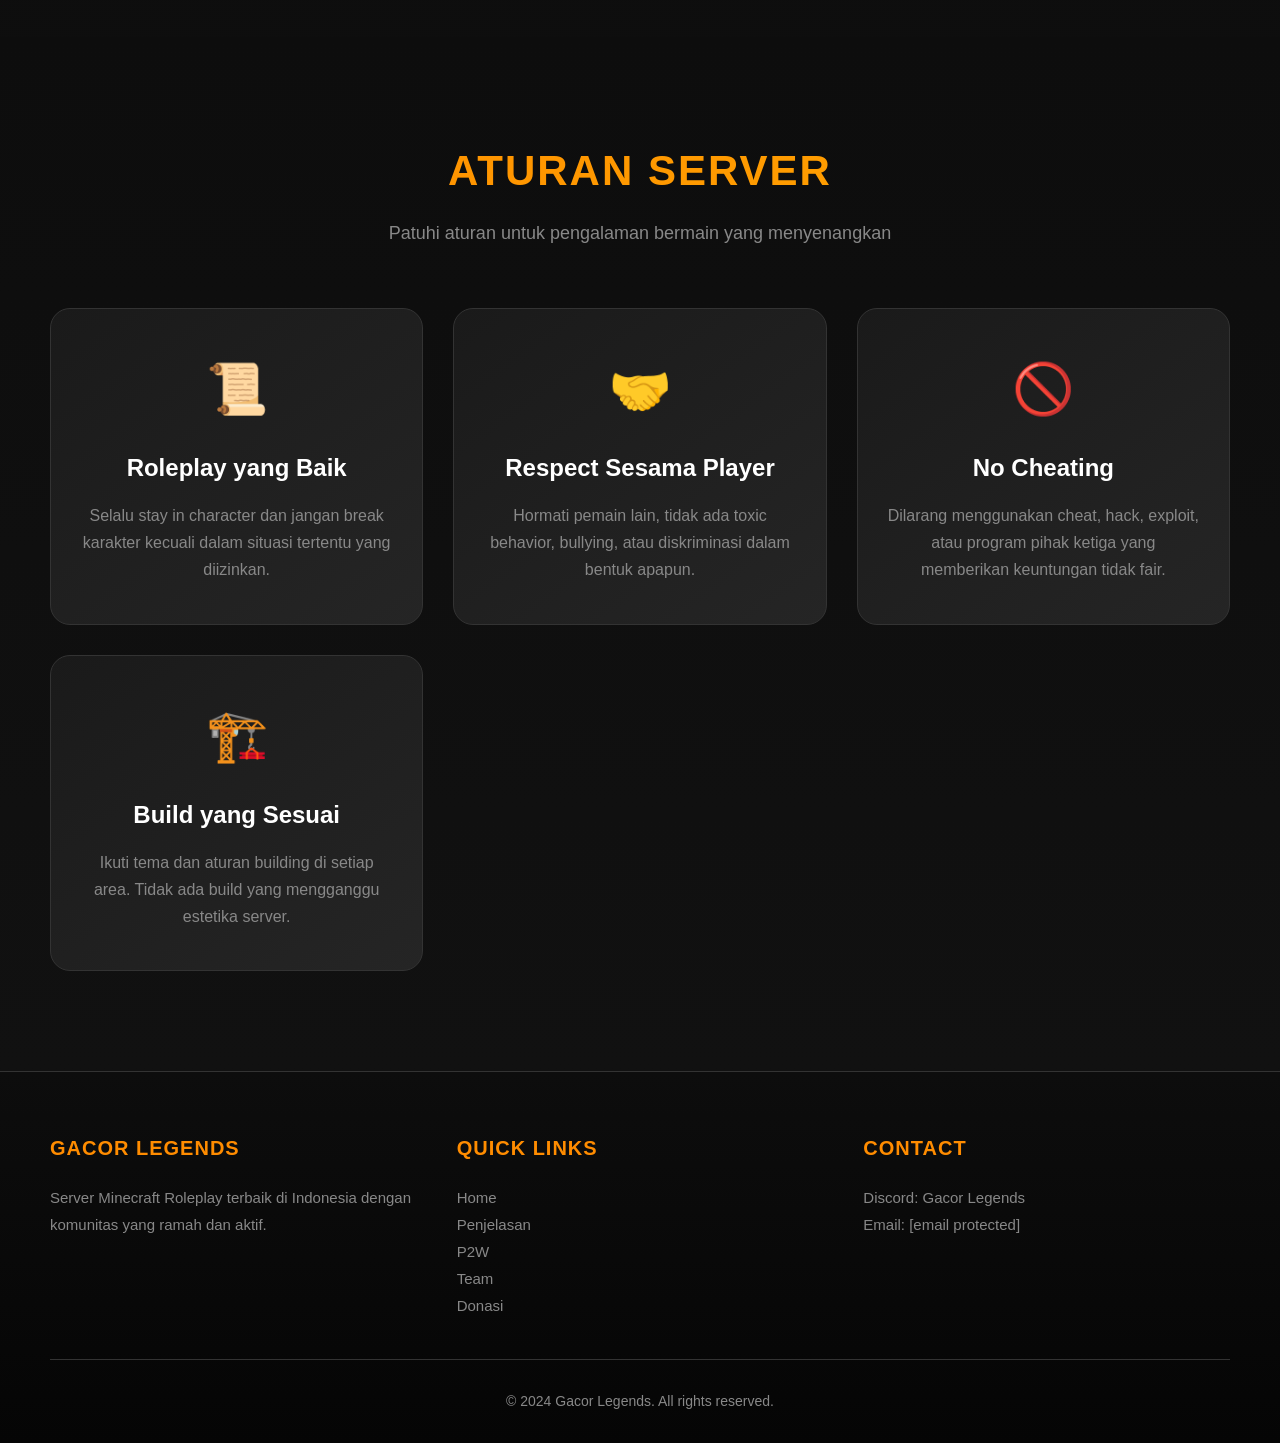
<file: penjelasan.html>
<!DOCTYPE html>
<html lang="id">
<head>
    <meta charset="UTF-8">
    <meta name="viewport" content="width=device-width, initial-scale=1.0">
    <title>Penjelasan - Gacor Legends</title>
    <link rel="stylesheet" href="style.css">
</head>
<body>
    <!-- Navigation -->
    <nav class="navbar">
        <div class="nav-container">
            <a href="home.html" class="nav-logo">
                <img src="server (2).jpeg" alt="Gacor Legends">
                <span>Gacor Legends</span>
            </a>
            
            <ul class="nav-links">
                <li><a href="home.html">Home</a></li>
                <li><a href="penjelasan.html" class="active">Penjelasan</a></li>
                <li><a href="p2w.html">P2W</a></li>
                <li><a href="team.html">Team</a></li>
                <li><a href="donasi.html">Donasi</a></li>
            </ul></div>
    </nav>

    <!-- Main Content -->
    <main class="main-content">
        <section class="section">
            <div class="section-header">
                <h2>Tentang Gacor Legends</h2>
                <p>Pelajari lebih lanjut tentang server kami</p>
            </div>
            
            <div class="explanation-content">
                <div class="explanation-text">
                    <h3>Apa itu Gacor Legends?</h3>
                    <p>
                        Gacor Legends adalah server Minecraft Roleplay yang berbasis di Indonesia. 
                        Kami menyediakan pengalaman bermain Minecraft yang unik dengan fokus pada 
                        roleplay, di mana pemain dapat memainkan berbagai karakter dan berpartisipasi 
                        dalam cerita yang dikembangkan bersama komunitas.
                    </p>
                    <p>
                        Server ini didirikan dengan visi untuk menciptakan komunitas gaming yang 
                        positif, kreatif, dan inklusif. Kami percaya bahwa setiap pemain memiliki 
                        cerita unik untuk dibagikan, dan Gacor Legends adalah tempat di mana cerita-cerita 
                        tersebut dapat hidup.
                    </p>
                    
                    <h3>Bagaimana Cara Bermain?</h3>
                    <p>
                        Untuk mulai bermain di Gacor Legends, Anda perlu:
                    </p>
                    <p>
                        1. <strong>Buat Karakter:</strong> Tentukan siapa karakter Anda - nama, latar belakang, 
                        pekerjaan, dan kepribadian.<br><br>
                        2. <strong>Ikuti Aturan:</strong> Setiap server roleplay memiliki aturan yang harus 
                        diikuti untuk menjaga kualitas roleplay.<br><br>
                        3. <strong>Bergabung dengan Komunitas:</strong> Interaksi dengan pemain lain adalah 
                        inti dari pengalaman roleplay.<br><br>
                        4. <strong>Ikuti Cerita:</strong> Terlibatlah dalam event dan storyline yang 
                        dikembangkan oleh admin dan komunitas.
                    </p>
                    
                    <h3>Mengapa Memilih Gacor Legends?</h3>
                    <p>
                        ✓ Komunitas ramah dan aktif 24/7<br>
                        ✓ Admin yang responsif dan profesional<br>
                        ✓ Event mingguan dengan hadiah menarik<br>
                        ✓ Sistem ekonomi yang seimbang<br>
                        ✓ Regular update dan improvement<br>
                        ✓ Dukungan teknis yang cepat
                    </p>
                </div>
                
                <div class="explanation-image">
                    <img src="server (2).jpeg" alt="Gacor Legends">
                </div>
            </div>
        </section>

        <section class="section" style="background: linear-gradient(180deg, #0d0d0d, #111);">
            <div class="section-header">
                <h2>Aturan Server</h2>
                <p>Patuhi aturan untuk pengalaman bermain yang menyenangkan</p>
            </div>
            
            <div class="features-grid">
                <div class="feature-card">
                    <div class="feature-icon">📜</div>
                    <h3>Roleplay yang Baik</h3>
                    <p>Selalu stay in character dan jangan break karakter kecuali dalam situasi tertentu yang diizinkan.</p>
                </div>
                
                <div class="feature-card">
                    <div class="feature-icon">🤝</div>
                    <h3>Respect Sesama Player</h3>
                    <p>Hormati pemain lain, tidak ada toxic behavior, bullying, atau diskriminasi dalam bentuk apapun.</p>
                </div>
                
                <div class="feature-card">
                    <div class="feature-icon">🚫</div>
                    <h3>No Cheating</h3>
                    <p>Dilarang menggunakan cheat, hack, exploit, atau program pihak ketiga yang memberikan keuntungan tidak fair.</p>
                </div>
                
                <div class="feature-card">
                    <div class="feature-icon">🏗️</div>
                    <h3>Build yang Sesuai</h3>
                    <p>Ikuti tema dan aturan building di setiap area. Tidak ada build yang mengganggu estetika server.</p>
                </div>
            </div>
        </section>
    </main>

    <!-- Footer -->
    <footer class="footer">
        <div class="footer-content">
            <div class="footer-section">
                <h4>Gacor Legends</h4>
                <p>Server Minecraft Roleplay terbaik di Indonesia dengan komunitas yang ramah dan aktif.</p>
            </div>
            <div class="footer-section">
                <h4>Quick Links</h4>
                <p><a href="home.html">Home</a></p>
                <p><a href="penjelasan.html">Penjelasan</a></p>
                <p><a href="p2w.html">P2W</a></p>
                <p><a href="team.html">Team</a></p>
                <p><a href="donasi.html">Donasi</a></p>
            </div>
            <div class="footer-section">
                <h4>Contact</h4>
                <p>Discord: Gacor Legends</p>
                <p>Email: <a href="/cdn-cgi/l/email-protection" class="__cf_email__" data-cfemail="394a4c4949564b4d795e585a564b555c5e5c575d4a175a5654">[email&#160;protected]</a></p>
            </div>
        </div>
        <div class="footer-bottom">
            <p>&copy; 2024 Gacor Legends. All rights reserved.</p>
        </div>
    </footer>

    <script data-cfasync="false" src="/cdn-cgi/
</file>
<file: style.css>
/* Main Styles - Gacor Legends */
* {
    margin: 0;
    padding: 0;
    box-sizing: border-box;
}

:root {
    --primary-orange: #ff8c00;
    --primary-light: #ffa500;
    --primary-dark: #e67e00;
    --bg-dark: #0a0a0a;
    --bg-card: #1a1a1a;
    --bg-card-light: #252525;
    --text-primary: #ffffff;
    --text-secondary: #b0b0b0;
    --text-muted: #888888;
    --border-color: #333333;
}

body {
    font-family: 'Segoe UI', Tahoma, Geneva, Verdana, sans-serif;
    background: linear-gradient(180deg, var(--bg-dark) 0%, #111 100%);
    color: var(--text-primary);
    min-height: 100vh;
    line-height: 1.6;
}

/* Navigation */
.navbar {
    background: rgba(10, 10, 10, 0.95);
    backdrop-filter: blur(10px);
    padding: 0 50px;
    position: fixed;
    top: 0;
    left: 0;
    right: 0;
    z-index: 1000;
    border-bottom: 1px solid var(--border-color);
    box-shadow: 0 4px 20px rgba(0, 0, 0, 0.5);
}

.nav-container {
    max-width: 1400px;
    margin: 0 auto;
    display: flex;
    justify-content: space-between;
    align-items: center;
    height: 80px;
}

.nav-logo {
    display: flex;
    align-items: center;
    gap: 15px;
    text-decoration: none;
}

.nav-logo img {
    width: 50px;
    height: 50px;
    border-radius: 50%;
    border: 3px solid var(--primary-orange);
    object-fit: cover;
}

.nav-logo span {
    font-size: 24px;
    font-weight: 700;
    background: linear-gradient(135deg, var(--primary-orange), var(--primary-light));
    -webkit-background-clip: text;
    -webkit-text-fill-color: transparent;
    background-clip: text;
}

.nav-links {
    display: flex;
    list-style: none;
    gap: 10px;
}

.nav-links a {
    color: var(--text-secondary);
    text-decoration: none;
    padding: 10px 20px;
    border-radius: 8px;
    font-weight: 500;
    transition: all 0.3s ease;
    text-transform: uppercase;
    font-size: 14px;
    letter-spacing: 1px;
}

.nav-links a:hover,
.nav-links a.active {
    color: var(--primary-orange);
    background: rgba(255, 140, 0, 0.1);
}

.nav-user {
    display: flex;
    align-items: center;
    gap: 20px;
}

.user-info {
    display: flex;
    align-items: center;
    gap: 12px;
    cursor: pointer;
    padding: 8px 15px;
    border-radius: 10px;
    transition: all 0.3s ease;
}

.user-info:hover {
    background: rgba(255, 140, 0, 0.1);
}

.user-info img {
    width: 40px;
    height: 40px;
    border-radius: 50%;
    border: 2px solid var(--primary-orange);
    object-fit: cover;
}

.user-info span {
    color: var(--text-primary);
    font-weight: 500;
    font-size: 14px;
}

.btn-logout {
    background: linear-gradient(135deg, #8b0000, #a52a2a);
    color: white;
    border: none;
    padding: 10px 20px;
    border-radius: 8px;
    cursor: pointer;
    font-weight: 600;
    font-size: 13px;
    text-transform: uppercase;
    letter-spacing: 1px;
    transition: all 0.3s ease;
}

.btn-logout:hover {
    background: linear-gradient(135deg, #a52a2a, #cd5c5c);
    transform: translateY(-2px);
    box-shadow: 0 5px 15px rgba(139, 0, 0, 0.4);
}

/* Main Content */
.main-content {
    padding-top: 80px;
    min-height: 100vh;
}

/* Hero Section */
.hero {
    min-height: calc(100vh - 80px);
    display: flex;
    align-items: center;
    justify-content: center;
    text-align: center;
    padding: 60px 20px;
    background: linear-gradient(135deg, rgba(10, 10, 10, 0.9), rgba(20, 20, 20, 0.9)),
                radial-gradient(ellipse at center, rgba(255, 140, 0, 0.1) 0%, transparent 70%);
    position: relative;
    overflow: hidden;
}

.hero::before {
    content: '';
    position: absolute;
    top: 0;
    left: 0;
    right: 0;
    bottom: 0;
    background: url('data:image/svg+xml,<svg xmlns="http://www.w3.org/2000/svg" viewBox="0 0 100 100"><circle cx="50" cy="50" r="1" fill="%23ff8c00" opacity="0.3"/></svg>');
    background-size: 50px 50px;
    opacity: 0.5;
    animation: float 20s linear infinite;
}

@keyframes float {
    0% { transform: translateY(0); }
    100% { transform: translateY(-50px); }
}

.hero-content {
    position: relative;
    z-index: 1;
    max-width: 800px;
}

.hero-logo {
    width: 200px;
    height: 200px;
    border-radius: 50%;
    border: 5px solid var(--primary-orange);
    box-shadow: 0 0 60px rgba(255, 140, 0, 0.5);
    margin-bottom: 30px;
    object-fit: cover;
}

.hero h1 {
    font-size: 56px;
    font-weight: 800;
    margin-bottom: 15px;
    background: linear-gradient(135deg, var(--primary-orange), var(--primary-light), #ffb84d);
    -webkit-background-clip: text;
    -webkit-text-fill-color: transparent;
    background-clip: text;
    text-transform: uppercase;
    letter-spacing: 3px;
}

.hero .tagline {
    font-size: 22px;
    color: var(--text-secondary);
    margin-bottom: 20px;
    font-weight: 400;
}

.hero .description {
    font-size: 18px;
    color: var(--text-muted);
    margin-bottom: 40px;
    line-height: 1.8;
}

.hero-buttons {
    display: flex;
    gap: 20px;
    justify-content: center;
    flex-wrap: wrap;
}

.btn-primary {
    background: linear-gradient(135deg, var(--primary-orange), var(--primary-light));
    color: #000;
    padding: 16px 40px;
    border-radius: 12px;
    text-decoration: none;
    font-weight: 700;
    font-size: 16px;
    text-transform: uppercase;
    letter-spacing: 2px;
    transition: all 0.3s ease;
    border: none;
    cursor: pointer;
}

.btn-primary:hover {
    transform: translateY(-3px);
    box-shadow: 0 15px 30px rgba(255, 140, 0, 0.4);
    background: linear-gradient(135deg, var(--primary-light), #ffb84d);
}

.btn-secondary {
    background: transparent;
    color: var(--primary-orange);
    padding: 16px 40px;
    border-radius: 12px;
    text-decoration: none;
    font-weight: 700;
    font-size: 16px;
    text-transform: uppercase;
    letter-spacing: 2px;
    transition: all 0.3s ease;
    border: 2px solid var(--primary-orange);
    cursor: pointer;
}

.btn-secondary:hover {
    background: rgba(255, 140, 0, 0.1);
    transform: translateY(-3px);
}

/* Section Styles */
.section {
    padding: 100px 50px;
    max-width: 1400px;
    margin: 0 auto;
}

.section-header {
    text-align: center;
    margin-bottom: 60px;
}

.section-header h2 {
    font-size: 42px;
    font-weight: 700;
    margin-bottom: 15px;
    background: linear-gradient(135deg, var(--primary-orange), var(--primary-light));
    -webkit-background-clip: text;
    -webkit-text-fill-color: transparent;
    background-clip: text;
    text-transform: uppercase;
    letter-spacing: 2px;
}

.section-header p {
    font-size: 18px;
    color: var(--text-muted);
    max-width: 600px;
    margin: 0 auto;
}

/* Features Grid */
.features-grid {
    display: grid;
    grid-template-columns: repeat(auto-fit, minmax(300px, 1fr));
    gap: 30px;
}

.feature-card {
    background: linear-gradient(145deg, var(--bg-card), var(--bg-card-light));
    border-radius: 20px;
    padding: 40px 30px;
    text-align: center;
    border: 1px solid var(--border-color);
    transition: all 0.3s ease;
    position: relative;
    overflow: hidden;
}

.feature-card::before {
    content: '';
    position: absolute;
    top: 0;
    left: 0;
    right: 0;
    height: 4px;
    background: linear-gradient(90deg, var(--primary-orange), var(--primary-light));
    transform: scaleX(0);
    transition: transform 0.3s ease;
}

.feature-card:hover {
    transform: translateY(-10px);
    box-shadow: 0 20px 40px rgba(0, 0, 0, 0.4);
    border-color: var(--primary-orange);
}

.feature-card:hover::before {
    transform: scaleX(1);
}

.feature-icon {
    font-size: 50px;
    margin-bottom: 20px;
}

.feature-card h3 {
    font-size: 24px;
    margin-bottom: 15px;
    color: var(--text-primary);
}

.feature-card p {
    color: var(--text-muted);
    line-height: 1.7;
}

/* P2W Section */
.p2w-container {
    display: grid;
    grid-template-columns: repeat(auto-fit, minmax(350px, 1fr));
    gap: 40px;
}

.p2w-category {
    background: linear-gradient(145deg, var(--bg-card), var(--bg-card-light));
    border-radius: 20px;
    padding: 40px;
    border: 1px solid var(--border-color);
    position: relative;
    overflow: hidden;
}

.p2w-category::before {
    content: '';
    position: absolute;
    top: 0;
    left: 0;
    right: 0;
    height: 5px;
    background: linear-gradient(90deg, var(--primary-orange), var(--primary-light));
}

.p2w-category h3 {
    font-size: 28px;
    margin-bottom: 25px;
    color: var(--primary-orange);
    text-transform: uppercase;
    letter-spacing: 2px;
    display: flex;
    align-items: center;
    gap: 15px;
}

.p2w-list {
    list-style: none;
}

.p2w-list li {
    display: flex;
    justify-content: space-between;
    align-items: center;
    padding: 18px 0;
    border-bottom: 1px solid var(--border-color);
    transition: all 0.3s ease;
}

.p2w-list li:last-child {
    border-bottom: none;
}

.p2w-list li:hover {
    padding-left: 10px;
    color: var(--primary-orange);
}

.p2w-item-name {
    font-size: 18px;
    font-weight: 500;
}

.p2w-item-price {
    background: linear-gradient(135deg, var(--primary-orange), var(--primary-light));
    color: #000;
    padding: 8px 20px;
    border-radius: 20px;
    font-weight: 700;
    font-size: 14px;
}

/* Team Section */
.team-grid {
    display: grid;
    grid-template-columns: repeat(auto-fit, minmax(280px, 1fr));
    gap: 30px;
}

.team-card {
    background: linear-gradient(145deg, var(--bg-card), var(--bg-card-light));
    border-radius: 20px;
    padding: 40px 30px;
    text-align: center;
    border: 1px solid var(--border-color);
    transition: all 0.3s ease;
    position: relative;
    overflow: hidden;
}

.team-card::before {
    content: '';
    position: absolute;
    top: 0;
    left: 0;
    right: 0;
    height: 5px;
    background: linear-gradient(90deg, var(--primary-orange), var(--primary-light));
    transform: scaleX(0);
    transition: transform 0.3s ease;
}

.team-card:hover {
    transform: translateY(-10px);
    box-shadow: 0 20px 40px rgba(0, 0, 0, 0.4);
}

.team-card:hover::before {
    transform: scaleX(1);
}

.team-avatar {
    width: 100px;
    height: 100px;
    border-radius: 50%;
    background: linear-gradient(135deg, var(--primary-orange), var(--primary-light));
    display: flex;
    align-items: center;
    justify-content: center;
    margin: 0 auto 25px;
    font-size: 40px;
    font-weight: 700;
    color: #000;
    border: 4px solid var(--border-color);
}

.team-card h3 {
    font-size: 24px;
    margin-bottom: 10px;
    color: var(--text-primary);
}

.team-role {
    display: inline-block;
    background: linear-gradient(135deg, var(--primary-orange), var(--primary-light));
    color: #000;
    padding: 8px 25px;
    border-radius: 20px;
    font-weight: 600;
    font-size: 14px;
    text-transform: uppercase;
    letter-spacing: 1px;
}

/* Explanation Section */
.explanation-content {
    display: grid;
    grid-template-columns: 1fr 1fr;
    gap: 60px;
    align-items: center;
}

.explanation-text h3 {
    font-size: 32px;
    margin-bottom: 20px;
    color: var(--primary-orange);
}

.explanation-text p {
    color: var(--text-muted);
    font-size: 17px;
    line-height: 1.9;
    margin-bottom: 20px;
}

.explanation-image {
    text-align: center;
}

.explanation-image img {
    max-width: 100%;
    border-radius: 20px;
    border: 3px solid var(--border-color);
    box-shadow: 0 20px 40px rgba(0, 0, 0, 0.4);
}

/* Footer */
.footer {
    background: linear-gradient(180deg, #0d0d0d, #050505);
    padding: 60px 50px 30px;
    border-top: 1px solid var(--border-color);
}

.footer-content {
    max-width: 1400px;
    margin: 0 auto;
    display: grid;
    grid-template-columns: repeat(auto-fit, minmax(250px, 1fr));
    gap: 40px;
    margin-bottom: 40px;
}

.footer-section h4 {
    font-size: 20px;
    margin-bottom: 20px;
    color: var(--primary-orange);
    text-transform: uppercase;
    letter-spacing: 1px;
}

.footer-section p,
.footer-section a {
    color: var(--text-muted);
    text-decoration: none;
    line-height: 1.8;
    font-size: 15px;
}

.footer-section a:hover {
    color: var(--primary-orange);
}

.footer-bottom {
    text-align: center;
    padding-top: 30px;
    border-top: 1px solid var(--border-color);
    color: var(--text-muted);
    font-size: 14px;
}

/* Responsive */
@media (max-width: 992px) {
    .navbar {
        padding: 0 20px;
    }
    
    .nav-links {
        display: none;
    }
    
    .hero h1 {
        font-size: 40px;
    }
    
    .explanation-content {
        grid-template-columns: 1fr;
    }
    
    .section {
        padding: 60px 20px;
    }
}

@media (max-width: 576px) {
    .hero h1 {
        font-size: 32px;
    }
    
    .hero-logo {
        width: 150px;
        height: 150px;
    }
    
    .section-header h2 {
        font-size: 32px;
    }
    
    .p2w-container {
        grid-template-columns: 1fr;
    }
}

/* ===== HAMBURGER MOBILE MENU ===== */
.hamburger {
    display: none;
    flex-direction: column;
    gap: 5px;
    background: none;
    border: none;
    cursor: pointer;
    padding: 5px;
    z-index: 1001;
}
.hamburger span {
    width: 25px;
    height: 3px;
    background: #fff;
    transition: all 0.3s;
    border-radius: 2px;
    display: block;
}
.hamburger.open span:nth-child(1) { transform: rotate(45deg) translate(5px, 5px); }
.hamburger.open span:nth-child(2) { opacity: 0; }
.hamburger.open span:nth-child(3) { transform: rotate(-45deg) translate(7px, -6px); }

.mobile-menu {
    position: fixed;
    top: 0;
    right: -100%;
    width: 80%;
    max-width: 300px;
    height: 100vh;
    background: linear-gradient(180deg, #1e1e1e, #0a0a0a);
    padding: 90px 20px 20px;
    transition: right 0.3s ease;
    z-index: 999;
    border-left: 1px solid #333;
}
.mobile-menu.open { right: 0; }
.mobile-menu a {
    display: block;
    padding: 15px;
    color: #fff;
    text-decoration: none;
    border-radius: 10px;
    margin-bottom: 8px;
    transition: all 0.3s;
    font-size: 15px;
}
.mobile-menu a:hover, .mobile-menu a.active {
    background: rgba(255,140,0,0.2);
    color: #ff8c00;
}
.mobile-menu-divider {
    height: 1px;
    background: #333;
    margin: 15px 0;
}

/* ===== QRIS MODAL ===== */
.qris-modal-overlay {
    display: none;
    position: fixed;
    inset: 0;
    background: rgba(0,0,0,0.85);
    z-index: 2000;
    justify-content: center;
    align-items: center;
    backdrop-filter: blur(6px);
}
.qris-modal-overlay.active { display: flex; }

.qris-modal {
    background: linear-gradient(145deg, #1e1e1e, #2a2a2a);
    border-radius: 24px;
    padding: 40px 35px;
    max-width: 420px;
    width: 90%;
    border: 1px solid rgba(255,140,0,0.3);
    box-shadow: 0 30px 80px rgba(0,0,0,0.7), 0 0 0 1px rgba(255,140,0,0.1);
    position: relative;
    text-align: center;
    animation: modalIn 0.3s cubic-bezier(0.34,1.56,0.64,1);
}

@keyframes modalIn {
    from { opacity: 0; transform: scale(0.85) translateY(20px); }
    to { opacity: 1; transform: scale(1) translateY(0); }
}

.qris-modal-close {
    position: absolute;
    top: 16px;
    right: 18px;
    background: rgba(255,255,255,0.08);
    border: none;
    color: #aaa;
    font-size: 20px;
    cursor: pointer;
    width: 36px;
    height: 36px;
    border-radius: 50%;
    display: flex;
    align-items: center;
    justify-content: center;
    transition: all 0.2s;
}
.qris-modal-close:hover { background: rgba(255,140,0,0.2); color: #ff8c00; }

.qris-modal::before {
    content: '';
    position: absolute;
    top: 0; left: 0; right: 0;
    height: 4px;
    background: linear-gradient(90deg, #ff8c00, #ffa500, #ff8c00);
    border-radius: 24px 24px 0 0;
}

.qris-modal h3 {
    font-size: 20px;
    color: #fff;
    margin-bottom: 6px;
    font-weight: 700;
}
.qris-modal .item-label {
    font-size: 14px;
    color: #ff8c00;
    font-weight: 600;
    margin-bottom: 18px;
    background: rgba(255,140,0,0.1);
    display: inline-block;
    padding: 4px 14px;
    border-radius: 20px;
    border: 1px solid rgba(255,140,0,0.3);
}
.qris-img-wrap {
    background: #fff;
    border-radius: 16px;
    padding: 14px;
    margin: 0 auto 20px;
    max-width: 260px;
    box-shadow: 0 8px 30px rgba(0,0,0,0.4);
}
.qris-img-wrap img {
    width: 100%;
    display: block;
    border-radius: 8px;
}
.qris-price-tag {
    font-size: 26px;
    font-weight: 800;
    background: linear-gradient(135deg, #ff8c00, #ffa500);
    -webkit-background-clip: text;
    -webkit-text-fill-color: transparent;
    background-clip: text;
    margin-bottom: 6px;
}
.qris-instruction {
    font-size: 13px;
    color: #888;
    margin-bottom: 22px;
    line-height: 1.6;
}
.btn-kirim-bukti {
    display: inline-flex;
    align-items: center;
    gap: 8px;
    background: linear-gradient(135deg, #25D366, #128C7E);
    color: #fff;
    padding: 13px 28px;
    border-radius: 50px;
    font-weight: 700;
    font-size: 14px;
    text-decoration: none;
    letter-spacing: 0.5px;
    transition: all 0.3s ease;
    box-shadow: 0 4px 20px rgba(37,211,102,0.3);
    width: 100%;
    justify-content: center;
}
.btn-kirim-bukti:hover {
    transform: translateY(-3px);
    box-shadow: 0 8px 25px rgba(37,211,102,0.5);
    background: linear-gradient(135deg, #2eea73, #25D366);
}

/* ===== DONASI PAGE ===== */
.donasi-section {
    padding: 100px 50px;
    max-width: 800px;
    margin: 0 auto;
    text-align: center;
}
.donasi-card {
    background: linear-gradient(145deg, #1e1e1e, #2a2a2a);
    border-radius: 28px;
    padding: 50px 40px;
    border: 1px solid rgba(255,140,0,0.2);
    box-shadow: 0 20px 60px rgba(0,0,0,0.5);
    position: relative;
    overflow: hidden;
    margin-bottom: 40px;
}
.donasi-card::before {
    content: '';
    position: absolute;
    top: 0; left: 0; right: 0;
    height: 5px;
    background: linear-gradient(90deg, #ff8c00, #ffa500, #ff8c00);
}
.donasi-card h3 {
    font-size: 28px;
    font-weight: 700;
    color: #fff;
    margin-bottom: 8px;
}
.donasi-card .sub {
    color: #888;
    font-size: 15px;
    margin-bottom: 30px;
}
.qris-display-wrap {
    background: #fff;
    border-radius: 20px;
    padding: 20px;
    margin: 0 auto 28px;
    max-width: 300px;
    box-shadow: 0 10px 40px rgba(0,0,0,0.4);
}
.qris-display-wrap img {
    width: 100%;
    border-radius: 10px;
    display: block;
}
.donasi-note {
    color: #888;
    font-size: 14px;
    line-height: 1.7;
    margin-bottom: 28px;
}
.btn-donasi-kirim {
    display: inline-flex;
    align-items: center;
    gap: 10px;
    background: linear-gradient(135deg, #25D366, #128C7E);
    color: #fff;
    padding: 16px 36px;
    border-radius: 50px;
    font-weight: 700;
    font-size: 15px;
    text-decoration: none;
    letter-spacing: 0.5px;
    transition: all 0.3s;
    box-shadow: 0 4px 20px rgba(37,211,102,0.3);
}
.btn-donasi-kirim:hover {
    transform: translateY(-3px);
    box-shadow: 0 8px 30px rgba(37,211,102,0.5);
}

/* ===== BTN BUY (P2W) ===== */
.btn-buy {
    background: linear-gradient(135deg, #ff8c00, #ffa500);
    color: #000;
    padding: 8px 18px;
    border-radius: 20px;
    font-weight: 700;
    font-size: 13px;
    border: none;
    cursor: pointer;
    letter-spacing: 0.5px;
    white-space: nowrap;
    transition: all 0.3s ease;
    display: inline-flex;
    align-items: center;
    gap: 6px;
}
.btn-buy:hover {
    transform: translateY(-2px);
    box-shadow: 0 6px 18px rgba(255,140,0,0.45);
}
.p2w-item-right {
    display: flex;
    align-items: center;
    gap: 12px;
}

@media (max-width: 992px) {
    .hamburger { display: flex; }
    .donasi-section { padding: 80px 20px; }
}
</file>
